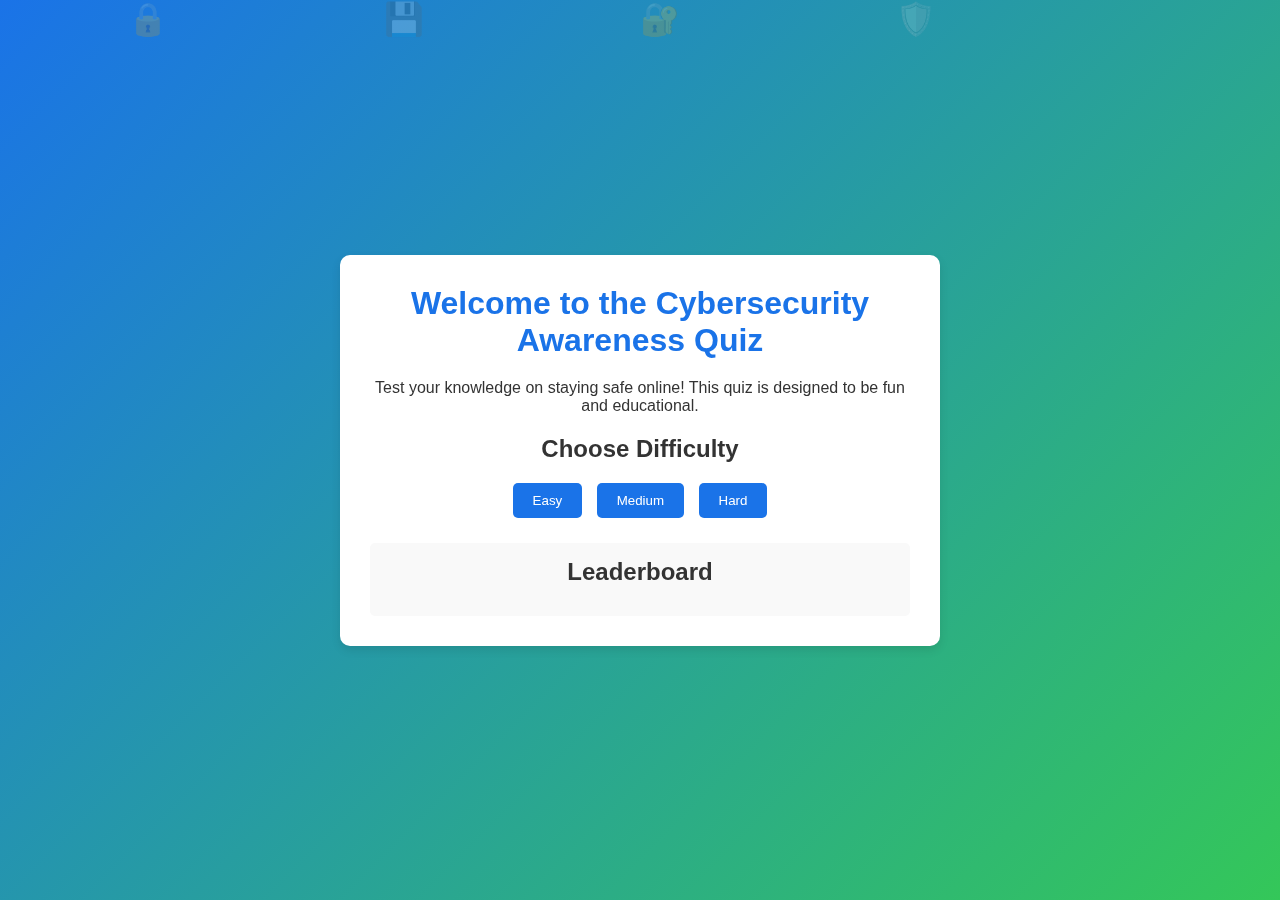
<file: index.html>
<!DOCTYPE html>
<html lang="en">
<head>
    <meta charset="UTF-8">
    <meta name="viewport" content="width=device-width, initial-scale=1.0">
    <title>Cybersecurity Awareness Quiz</title>
    <link rel="stylesheet" href="styles.css">
</head>
<body>
    <div class="background-animation">
        <span class="icon">🔒</span>
        <span class="icon">💾</span>
        <span class="icon">🔐</span>
        <span class="icon">🛡️</span>
    </div>
    <div class="container">
        <h1>Welcome to the Cybersecurity Awareness Quiz</h1>
        <p>Test your knowledge on staying safe online! This quiz is designed to be fun and educational.</p>
        <div class="difficulty">
            <h2>Choose Difficulty</h2>
            <button onclick="startQuiz('easy')" class="btn">Easy</button>
            <button onclick="startQuiz('medium')" class="btn">Medium</button>
            <button onclick="startQuiz('hard')" class="btn">Hard</button>
        </div>
        <div id="resume" style="display: none;">
            <button onclick="resumeQuiz()" class="btn">Resume Quiz</button>
        </div>
        <div class="leaderboard">
            <h2>Leaderboard</h2>
            <ol id="leaderboard-list"></ol>
        </div>
    </div>
    <script src="script.js"></script>
</body>
</html>
</file>
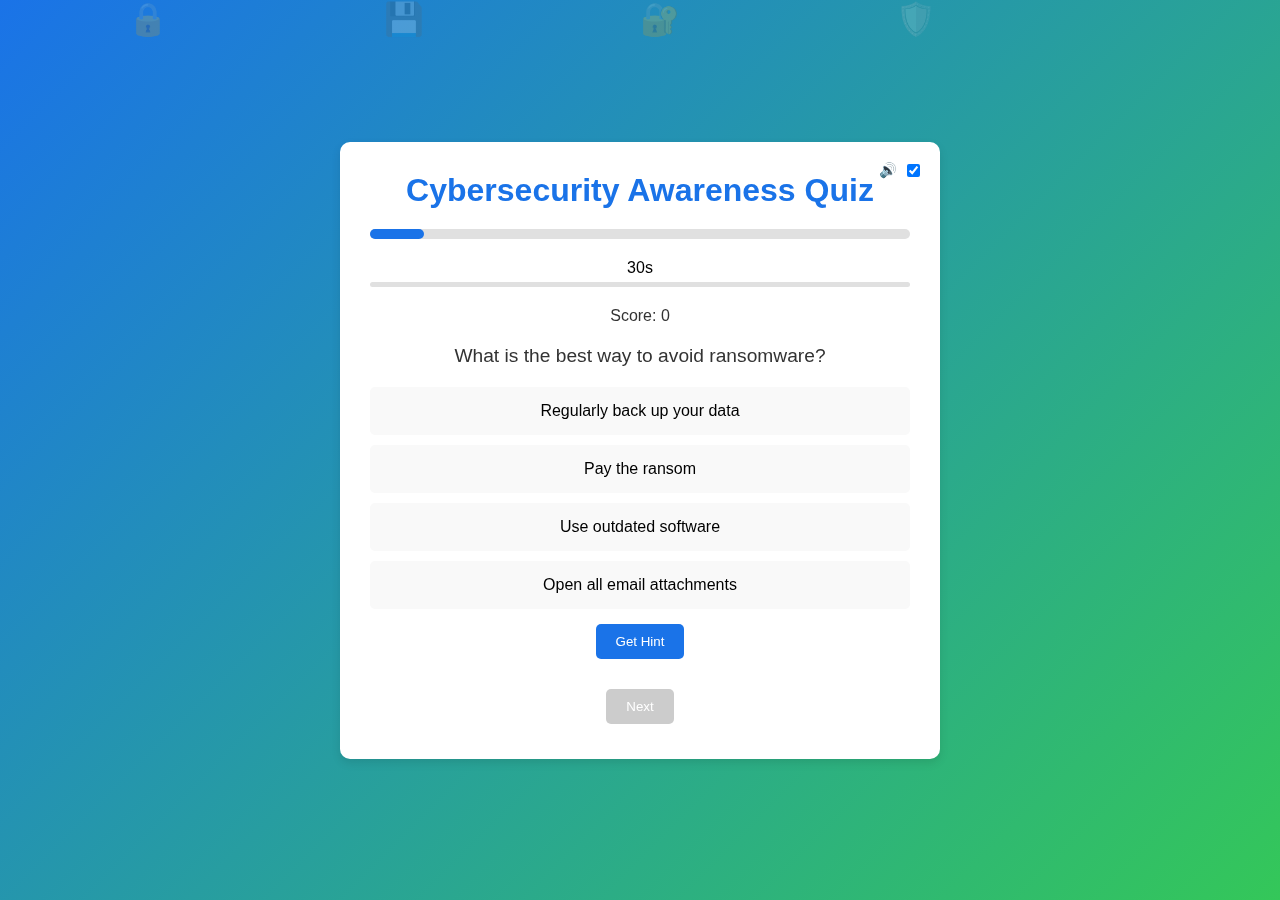
<file: quiz.html>
<!DOCTYPE html>
<html lang="en">
<head>
    <meta charset="UTF-8">
    <meta name="viewport" content="width=device-width, initial-scale=1.0">
    <title>Cybersecurity Quiz</title>
    <link rel="stylesheet" href="styles.css">
</head>
<body>
    <div class="background-animation">
        <span class="icon">🔒</span>
        <span class="icon">💾</span>
        <span class="icon">🔐</span>
        <span class="icon">🛡️</span>
    </div>
    <div class="container">
        <div class="sound-toggle">
            <label for="sound">🔊</label>
            <input type="checkbox" id="sound" checked>
        </div>
        <h1>Cybersecurity Awareness Quiz</h1>
        <div class="progress-bar">
            <div id="progress"></div>
        </div>
        <div class="timer">
            <span id="timer-text">30</span>s
            <div class="timer-bar"><div id="timer-progress"></div></div>
        </div>
        <p>Score: <span id="score">0</span></p>
        <div id="question"></div>
        <div id="options"></div>
        <div id="hint"></div>
        <button id="hint-btn" class="btn">Get Hint</button>
        <div id="feedback"></div>
        <button id="next-btn" class="btn" disabled>Next</button>
    </div>
    <script src="script.js"></script>
</body>
</html>
</file>
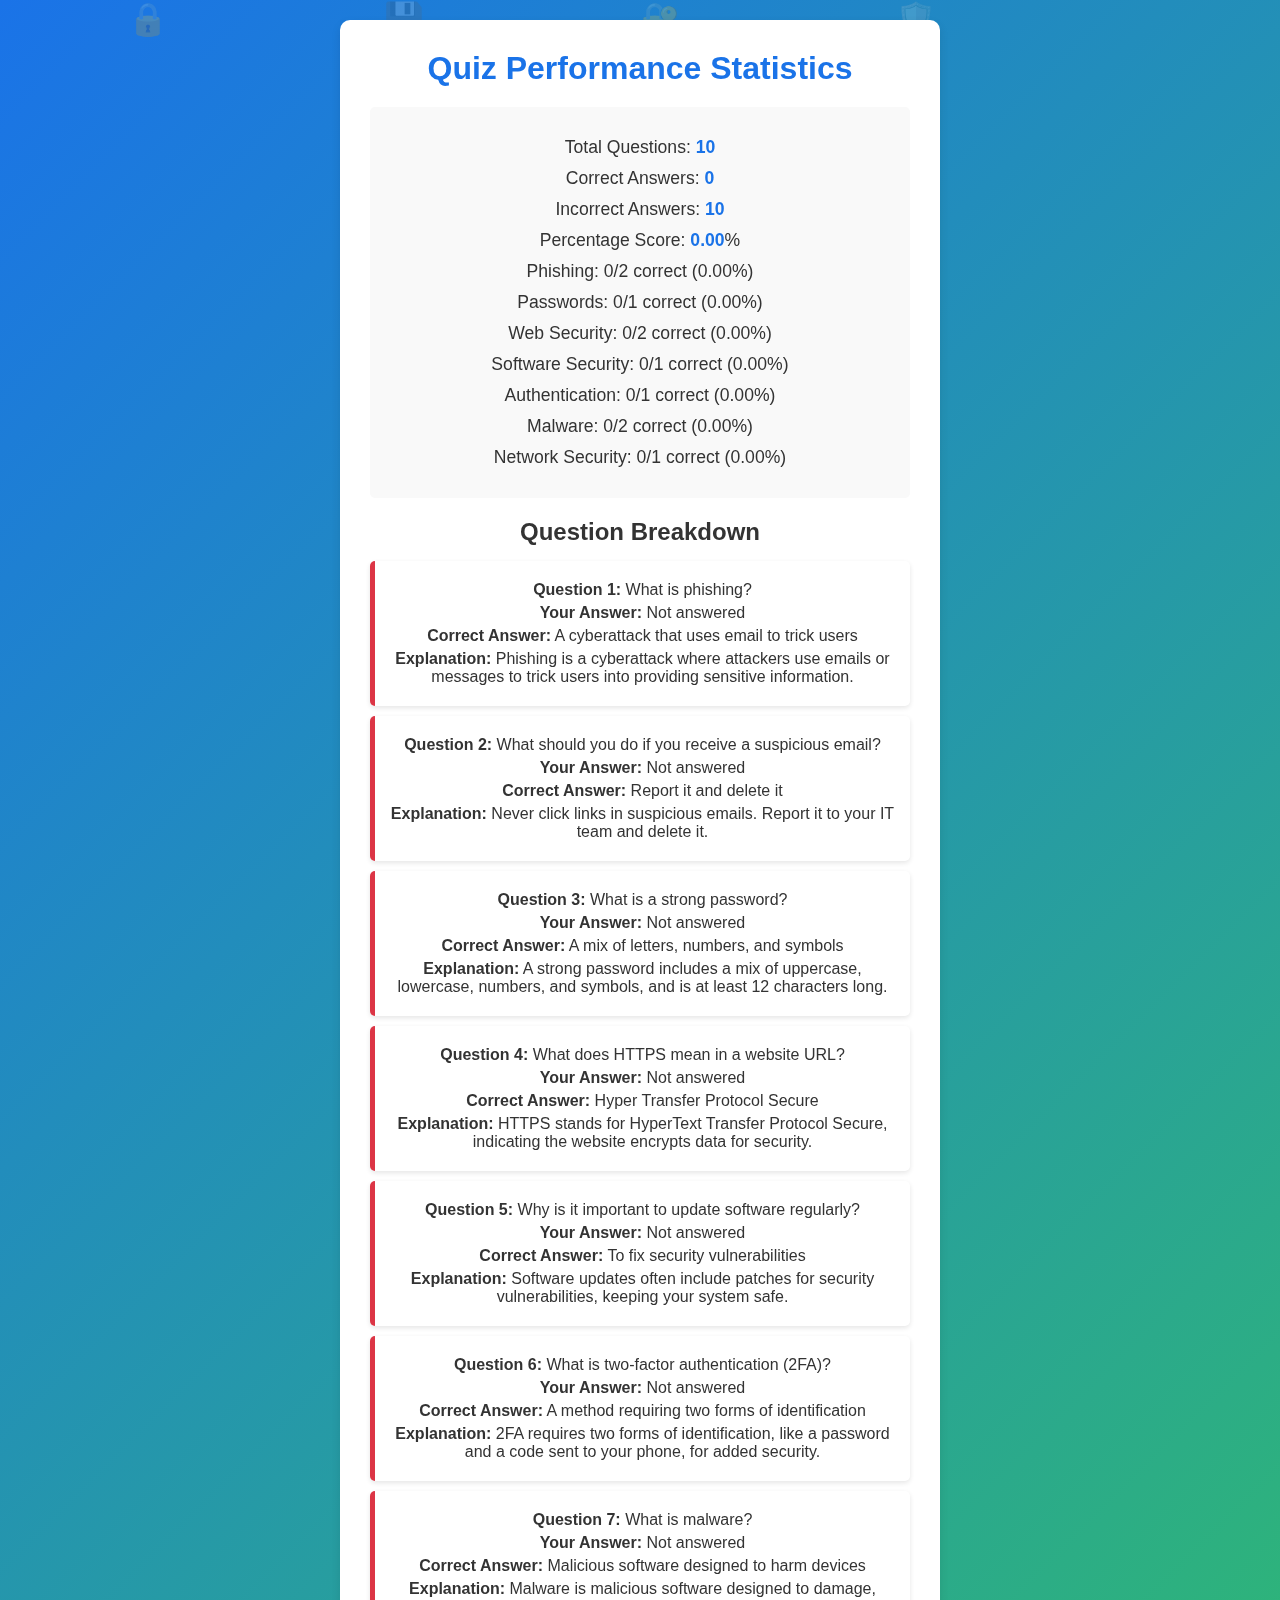
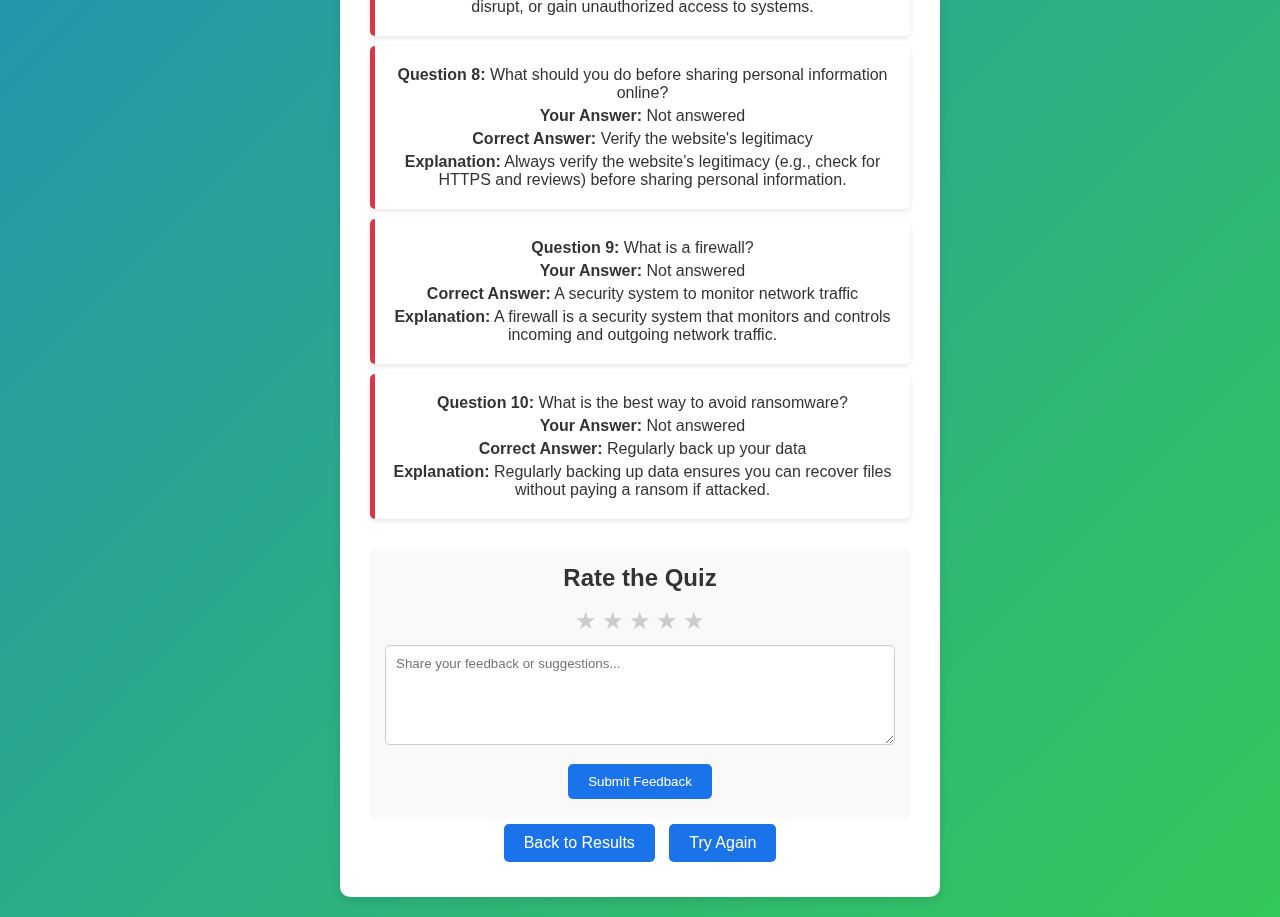
<file: statistics.html>
<!DOCTYPE html>
<html lang="en">
<head>
    <meta charset="UTF-8">
    <meta name="viewport" content="width=device-width, initial-scale=1.0">
    <title>Quiz Statistics</title>
    <link rel="stylesheet" href="styles.css">
</head>
<body>
    <div class="background-animation">
        <span class="icon">🔒</span>
        <span class="icon">💾</span>
        <span class="icon">🔐</span>
        <span class="icon">🛡️</span>
    </div>
    <div class="container">
        <h1>Quiz Performance Statistics</h1>
        <div class="stats">
            <p>Total Questions: <span id="total-questions"></span></p>
            <p>Correct Answers: <span id="correct-answers"></span></p>
            <p>Incorrect Answers: <span id="incorrect-answers"></span></p>
            <p>Percentage Score: <span id="percentage-score"></span>%</p>
        </div>
        <h2>Question Breakdown</h2>
        <div id="question-breakdown"></div>
        <div class="feedback-form">
            <h2>Rate the Quiz</h2>
            <div class="star-rating">
                <input type="radio" name="rating" id="star5" value="5"><label for="star5">★</label>
                <input type="radio" name="rating" id="star4" value="4"><label for="star4">★</label>
                <input type="radio" name="rating" id="star3" value="3"><label for="star3">★</label>
                <input type="radio" name="rating" id="star2" value="2"><label for="star2">★</label>
                <input type="radio" name="rating" id="star1" value="1"><label for="star1">★</label>
            </div>
            <textarea id="comments" placeholder="Share your feedback or suggestions..."></textarea>
            <button onclick="submitFeedback()" class="btn">Submit Feedback</button>
            <p id="feedback-message" style="display: none;"></p>
        </div>
        <a href="results.html" class="btn">Back to Results</a>
        <a href="index.html" class="btn">Try Again</a>
    </div>
    <script src="script.js"></script>
</body>
</html>
</file>
<file: styles.css>
* {
    margin: 0;
    padding: 0;
    box-sizing: border-box;
    font-family: 'Arial', sans-serif;
}

body {
    background: linear-gradient(135deg, #1a73e8, #34c759);
    display: flex;
    justify-content: center;
    align-items: center;
    min-height: 100vh;
    padding: 20px;
}

.background-animation {
    position: fixed;
    top: 0;
    left: 0;
    width: 100%;
    height: 100%;
    pointer-events: none;
    z-index: -1;
    overflow: hidden;
}

.icon {
    position: absolute;
    font-size: 2em;
    opacity: 0.2;
    animation: float 10s infinite ease-in-out;
}

.icon:nth-child(1) { left: 10%; animation-delay: 0s; }
.icon:nth-child(2) { left: 30%; animation-delay: 2s; }
.icon:nth-child(3) { left: 50%; animation-delay: 4s; }
.icon:nth-child(4) { left: 70%; animation-delay: 6s; }

@keyframes float {
    0% { transform: translateY(100vh); }
    50% { transform: translateY(50vh) rotate(180deg); }
    100% { transform: translateY(0) rotate(360deg); }
}

.container {
    background: white;
    padding: 30px;
    border-radius: 10px;
    box-shadow: 0 4px 10px rgba(0, 0, 0, 0.1);
    max-width: 600px;
    width: 100%;
    text-align: center;
    animation: fadeIn 1s ease-in;
    position: relative;
    z-index: 1;
}

@keyframes fadeIn {
    from { opacity: 0; transform: translateY(-20px); }
    to { opacity: 1; transform: translateY(0); }
}

h1 {
    color: #1a73e8;
    margin-bottom: 20px;
}

h2 {
    color: #333;
    margin-bottom: 15px;
}

p {
    color: #333;
    margin-bottom: 20px;
}

.btn {
    background-color: #1a73e8;
    color: white;
    padding: 10px 20px;
    border: none;
    border-radius: 5px;
    cursor: pointer;
    text-decoration: none;
    display: inline-block;
    transition: background-color 0.3s;
    margin: 5px;
}

.btn:hover {
    background-color: #1557b0;
}

.btn:disabled {
    background-color: #ccc;
    cursor: not-allowed;
}

.progress-bar {
    width: 100%;
    background-color: #e0e0e0;
    border-radius: 5px;
    height: 10px;
    margin: 20px 0;
}

#progress {
    width: 0%;
    height: 100%;
    background-color: #1a73e8;
    border-radius: 5px;
    transition: width 0.5s ease-in-out;
}

.timer {
    margin: 20px 0;
    text-align: center;
}

.timer-bar {
    width: 100%;
    background-color: #e0e0e0;
    border-radius: 5px;
    height: 5px;
    margin-top: 5px;
}

#timer-progress {
    width: 100%;
    height: 100%;
    background-color: #1a73e8;
    border-radius: 5px;
    transition: width linear;
}

#question {
    font-size: 1.2em;
    margin-bottom: 20px;
    color: #333;
}

.option {
    background-color: #f9f9f9;
    padding: 15px;
    margin: 10px 0;
    border-radius: 5px;
    cursor: pointer;
    transition: background-color 0.3s;
}

.option:hover {
    background-color: #e0e0e0;
}

.option.selected {
    background-color: #1a73e8;
    color: white;
}

#hint {
    margin: 10px 0;
    color: #555;
    font-style: italic;
}

#feedback {
    margin: 20px 0;
    font-weight: bold;
    animation: slideIn 0.5s ease-in;
}

@keyframes slideIn {
    from { opacity: 0; transform: translateX(-20px); }
    to { opacity: 1; transform: translateX(0); }
}

.correct { color: #28a745; }
.incorrect { color: #dc3545; }

.sound-toggle {
    position: absolute;
    top: 20px;
    right: 20px;
    display: flex;
    align-items: center;
    gap: 10px;
}

.sound-toggle label {
    color: #333;
    font-size: 0.9em;
}

.leaderboard {
    margin-top: 20px;
    background-color: #f9f9f9;
    padding: 15px;
    border-radius: 5px;
}

.leaderboard ol {
    list-style-position: inside;
    color: #333;
}

.difficulty {
    margin: 20px 0;
}

.difficulty button {
    margin: 5px;
}

.stats {
    background-color: #f9f9f9;
    padding: 20px;
    border-radius: 5px;
    margin-bottom: 20px;
}

.stats p {
    margin: 10px 0;
    font-size: 1.1em;
}

.stats span {
    font-weight: bold;
    color: #1a73e8;
}

#question-breakdown {
    margin-bottom: 30px;
}

.breakdown-item {
    padding: 15px;
    margin: 10px 0;
    border-radius: 5px;
    background-color: #fff;
    box-shadow: 0 2px 5px rgba(0, 0, 0, 0.1);
}

.breakdown-item.correct {
    border-left: 5px solid #28a745;
}

.breakdown-item.incorrect {
    border-left: 5px solid #dc3545;
}

.breakdown-item p {
    margin: 5px 0;
}

.feedback-form {
    margin-top: 20px;
    background-color: #f9f9f9;
    padding: 15px;
    border-radius: 5px;
}

.star-rating {
    display: flex;
    justify-content: center;
    gap: 5px;
    margin-bottom: 10px;
}

.star-rating input {
    display: none;
}

.star-rating label {
    font-size: 1.5em;
    color: #ccc;
    cursor: pointer;
    transition: color 0.2s;
}

.star-rating input:checked ~ label,
.star-rating label:hover,
.star-rating label:hover ~ label {
    color: #f5c518;
}

#comments {
    width: 100%;
    height: 100px;
    margin-bottom: 10px;
    padding: 10px;
    border-radius: 5px;
    border: 1px solid #ccc;
}

#feedback-message {
    color: #28a745;
    margin-top: 10px;
}

@media (max-width: 500px) {
    .container {
        padding: 20px;
    }
    h1 {
        font-size: 1.5em;
    }
    .btn {
        padding: 8px 16px;
    }
    .sound-toggle {
        top: 10px;
        right: 10px;
    }
    .stats {
        padding: 15px;
    }
    .breakdown-item {
        padding: 10px;
    }
}
</file>
